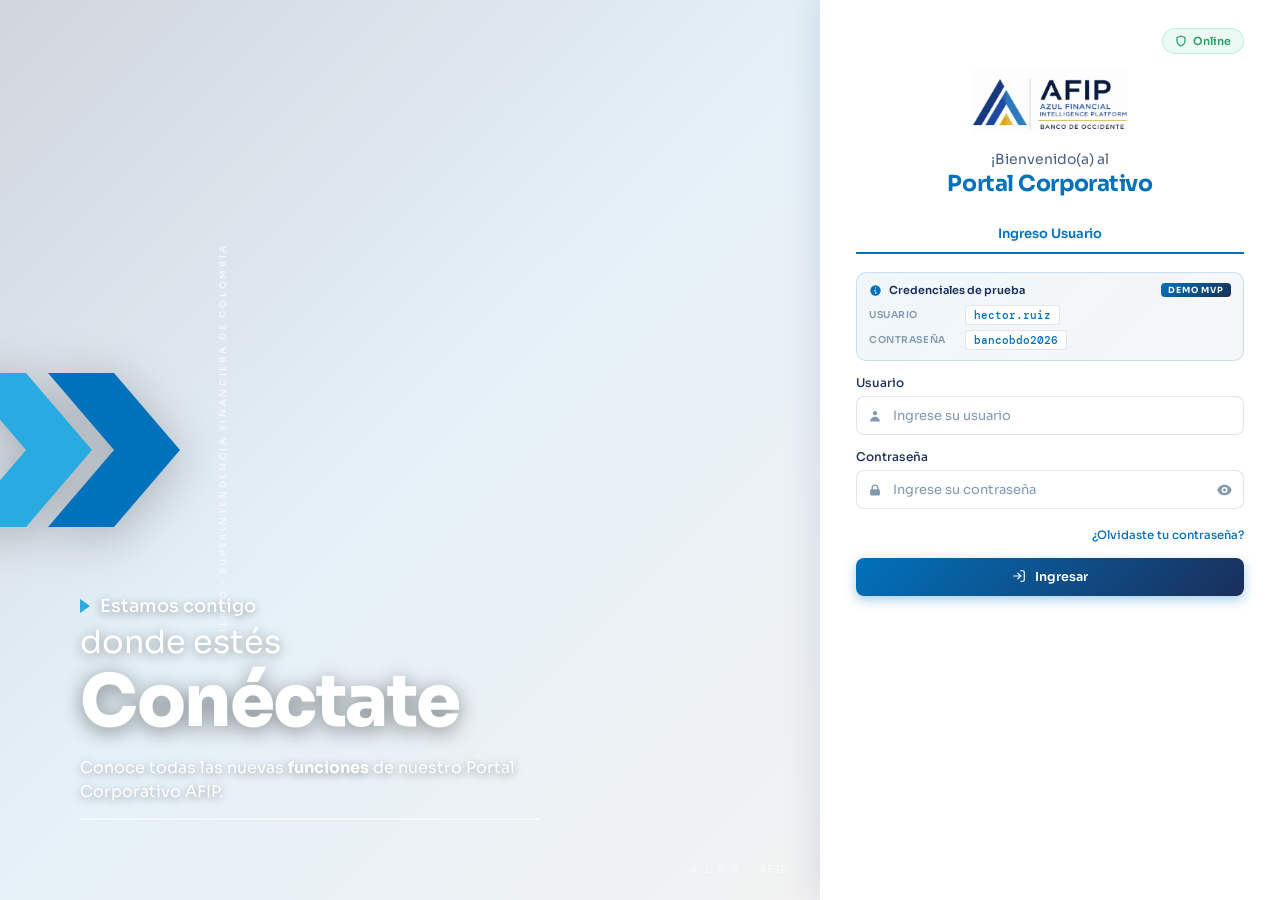
<file: login.html>
<!DOCTYPE html>
<html lang="es">
<head>
  <meta charset="UTF-8">
  <meta name="viewport" content="width=device-width, initial-scale=1.0">
  <title>AFIP — Banco de Occidente</title>
  <link rel="preconnect" href="https://fonts.googleapis.com">
  <link rel="preconnect" href="https://fonts.gstatic.com" crossorigin>
  <link href="https://fonts.googleapis.com/css2?family=Sora:wght@300;400;500;600;700&family=DM+Mono:wght@300;400;500&display=swap" rel="stylesheet">
  <style>
    :root {
      --navy: #1a2e5a;
      --blue-primary: #0072bc;
      --blue-light: #29abe2;
      --gold: #e8a020;
      --green: #3ecf8e;
      --red: #e05252;
      --text-primary: #1a2e5a;
      --text-secondary: #4a6080;
      --text-muted: #8099b0;
      --border: rgba(26,46,90,0.12);
    }

    * { box-sizing: border-box; margin: 0; padding: 0; }

    html, body {
      height: 100%;
      font-family: 'Sora', sans-serif;
      color: var(--text-primary);
      overflow: hidden;
    }

    body {
      display: flex;
      min-height: 100vh;
      background: #ffffff;
    }

    /* ═══════════════════════════════════════════════════════
       PANEL IZQUIERDO - Imagen + mensaje promocional
       ═══════════════════════════════════════════════════════ */
    .left-panel {
      flex: 1;
      position: relative;
      overflow: hidden;
      min-height: 100vh;
      background-image: url('https://images.unsplash.com/photo-1486406146926-c627a92ad1ab?ixlib=rb-4.0.3&auto=format&fit=crop&w=2000&q=80');
      background-size: cover;
      background-position: center;
    }

    /* Overlay sutil para legibilidad sin tapar la imagen */
    .left-panel::before {
      content: '';
      position: absolute;
      inset: 0;
      background: linear-gradient(135deg, rgba(26,46,90,0.20) 0%, rgba(0,114,188,0.10) 50%, rgba(0,0,0,0.05) 100%);
      z-index: 1;
    }

    /* Decoración: chevron azul lateral */
    .chevron-decor {
      position: absolute;
      top: 50%;
      left: -40px;
      transform: translateY(-50%);
      width: 220px;
      height: 220px;
      z-index: 2;
      pointer-events: none;
    }

    .chevron-decor svg {
      width: 100%;
      height: 100%;
      filter: drop-shadow(0 8px 24px rgba(0,0,0,0.25));
    }

    /* Texto promocional */
    .promo-text {
      position: absolute;
      bottom: 80px;
      left: 80px;
      right: 80px;
      z-index: 3;
      color: #ffffff;
      max-width: 540px;
    }

    .promo-pretitle {
      display: flex;
      align-items: center;
      gap: 10px;
      font-size: 18px;
      font-weight: 500;
      margin-bottom: 8px;
      text-shadow: 0 2px 8px rgba(0,0,0,0.4);
    }

    .promo-pretitle::before {
      content: '';
      width: 0;
      height: 0;
      border-left: 10px solid #29abe2;
      border-top: 7px solid transparent;
      border-bottom: 7px solid transparent;
    }

    .promo-title-1 {
      font-size: 32px;
      font-weight: 400;
      line-height: 1.1;
      margin-bottom: 6px;
      text-shadow: 0 2px 12px rgba(0,0,0,0.4);
      color: #ffffff;
    }

    .promo-title-big {
      font-size: 72px;
      font-weight: 800;
      line-height: 1;
      letter-spacing: -0.02em;
      margin-bottom: 18px;
      text-shadow: 0 4px 20px rgba(0,0,0,0.45);
      color: #ffffff;
    }

    .promo-desc {
      font-size: 16px;
      line-height: 1.5;
      max-width: 460px;
      text-shadow: 0 2px 8px rgba(0,0,0,0.4);
      padding-bottom: 14px;
      border-bottom: 2px solid rgba(255,255,255,0.5);
    }

    .promo-desc strong {
      font-weight: 700;
    }

    /* Sello "VIGILADO" lateral */
    .vigilado-seal {
      position: absolute;
      left: 16px;
      top: 50%;
      transform: translateY(-50%) rotate(-90deg);
      transform-origin: center;
      font-size: 9px;
      font-weight: 600;
      letter-spacing: 0.3em;
      color: rgba(255,255,255,0.7);
      z-index: 3;
      white-space: nowrap;
    }

    /* Versión inferior derecha */
    .version-tag {
      position: absolute;
      bottom: 24px;
      right: 32px;
      font-size: 11px;
      color: rgba(255,255,255,0.65);
      font-family: 'DM Mono', monospace;
      z-index: 3;
    }

    /* ═══════════════════════════════════════════════════════
       PANEL DERECHO - Formulario
       ═══════════════════════════════════════════════════════ */
    .right-panel {
      width: 460px;
      background: #ffffff;
      display: flex;
      flex-direction: column;
      padding: 28px 36px;
      position: relative;
      overflow-y: auto;
      box-shadow: -8px 0 30px rgba(26,46,90,0.10);
    }

    /* Top right: chip de seguridad */
    .security-chip {
      align-self: flex-end;
      display: inline-flex;
      align-items: center;
      gap: 6px;
      background: rgba(62,207,142,0.1);
      border: 1px solid rgba(62,207,142,0.25);
      padding: 5px 12px;
      border-radius: 16px;
      font-size: 11px;
      font-weight: 600;
      color: #2a9d6c;
      margin-bottom: 16px;
    }

    .security-chip svg {
      width: 12px;
      height: 12px;
      color: #2a9d6c;
    }

    /* Logo AFIP centrado */
    .logo-block {
      display: flex;
      flex-direction: column;
      align-items: center;
      margin-bottom: 16px;
    }

    .logo-img {
      height: 64px;
      width: auto;
      display: block;
    }

    /* Bienvenida */
    .welcome {
      text-align: center;
      margin-bottom: 18px;
    }

    .welcome-greeting {
      font-size: 14px;
      color: var(--text-secondary);
      font-weight: 400;
    }

    .welcome-portal {
      font-size: 22px;
      font-weight: 700;
      color: var(--blue-primary);
      letter-spacing: -0.02em;
      margin-top: 2px;
    }

    /* Tabs */
    .tabs {
      display: flex;
      border-bottom: 1px solid var(--border);
      margin-bottom: 18px;
    }

    .tab {
      flex: 1;
      text-align: center;
      padding: 10px 0;
      font-size: 13px;
      font-weight: 600;
      color: var(--text-muted);
      cursor: pointer;
      border-bottom: 2px solid transparent;
      transition: all 0.18s ease;
      margin-bottom: -1px;
    }

    .tab.active {
      color: var(--blue-primary);
      border-bottom-color: var(--blue-primary);
    }

    .tab:hover:not(.active) {
      color: var(--text-secondary);
    }

    /* Credenciales demo */
    .cred-hint {
      background: linear-gradient(135deg, rgba(0,114,188,0.06) 0%, rgba(26,46,90,0.04) 100%);
      border: 1px solid rgba(0,114,188,0.18);
      border-radius: 10px;
      padding: 10px 12px;
      margin-bottom: 14px;
      font-size: 11px;
      color: var(--text-secondary);
    }

    .cred-hint-header {
      display: flex;
      align-items: center;
      gap: 7px;
      margin-bottom: 8px;
    }

    .cred-hint-header svg {
      color: var(--blue-primary);
      flex-shrink: 0;
    }

    .cred-hint-header strong {
      font-size: 11px;
      font-weight: 600;
      color: var(--text-primary);
    }

    .cred-hint-tag {
      margin-left: auto;
      background: linear-gradient(135deg, var(--blue-primary) 0%, var(--navy) 100%);
      color: #fff;
      font-size: 8.5px;
      font-weight: 700;
      letter-spacing: 0.1em;
      padding: 2px 7px;
      border-radius: 4px;
    }

    .cred-hint-rows {
      display: flex;
      flex-direction: column;
      gap: 5px;
    }

    .cred-hint-row {
      display: flex;
      align-items: center;
      gap: 8px;
    }

    .cred-hint-label {
      font-size: 9.5px;
      font-weight: 600;
      color: var(--text-muted);
      text-transform: uppercase;
      letter-spacing: 0.06em;
      width: 88px;
      flex-shrink: 0;
    }

    .cred-hint code {
      font-family: 'DM Mono', monospace;
      background: #fff;
      border: 1px solid var(--border);
      padding: 2px 8px;
      border-radius: 4px;
      font-size: 11px;
      color: var(--blue-primary);
      font-weight: 500;
    }

    /* Form */
    .form-group {
      margin-bottom: 14px;
    }

    .form-label {
      display: block;
      font-size: 12px;
      font-weight: 500;
      color: var(--text-primary);
      margin-bottom: 6px;
    }

    .input-wrap {
      position: relative;
      display: flex;
      align-items: center;
    }

    .input-icon {
      position: absolute;
      left: 12px;
      top: 50%;
      transform: translateY(-50%);
      color: var(--text-muted);
      pointer-events: none;
      display: flex;
    }

    .form-input {
      width: 100%;
      font-family: 'Sora', sans-serif;
      font-size: 13px;
      color: var(--text-primary);
      padding: 10px 14px 10px 36px;
      border: 1px solid var(--border);
      border-radius: 8px;
      outline: none;
      transition: all 0.18s ease;
      background: #fff;
    }

    .form-input::placeholder {
      color: var(--text-muted);
    }

    .form-input:focus {
      border-color: var(--blue-primary);
      box-shadow: 0 0 0 3px rgba(0,114,188,0.12);
    }

    .form-input.error {
      border-color: var(--red);
      box-shadow: 0 0 0 3px rgba(224,82,82,0.1);
    }

    .toggle-pass {
      position: absolute;
      right: 12px;
      top: 50%;
      transform: translateY(-50%);
      color: var(--text-muted);
      cursor: pointer;
      display: flex;
      transition: color 0.18s;
    }

    .toggle-pass:hover {
      color: var(--blue-primary);
    }

    /* Forgot password link */
    .forgot-link {
      text-align: right;
      margin-bottom: 14px;
    }

    .forgot-link a {
      font-size: 11.5px;
      color: var(--blue-primary);
      text-decoration: none;
      font-weight: 500;
    }

    .forgot-link a:hover {
      text-decoration: underline;
    }

    /* Error message */
    .error-msg {
      display: none;
      align-items: center;
      gap: 8px;
      background: rgba(224,82,82,0.08);
      border: 1px solid rgba(224,82,82,0.25);
      color: var(--red);
      padding: 8px 12px;
      border-radius: 8px;
      font-size: 12px;
      margin-bottom: 12px;
    }

    .error-msg.show {
      display: flex;
    }

    /* Botones inferiores */
    .button-row {
      display: flex;
      gap: 8px;
      margin-top: 8px;
    }

    .btn-secondary-action {
      flex: 1;
      display: inline-flex;
      align-items: center;
      justify-content: center;
      gap: 6px;
      padding: 11px 14px;
      background: #fff;
      color: var(--blue-primary);
      border: 1px solid var(--border);
      border-radius: 8px;
      font-family: 'Sora', sans-serif;
      font-size: 12.5px;
      font-weight: 600;
      cursor: pointer;
      transition: all 0.18s ease;
    }

    .btn-secondary-action:hover {
      background: rgba(0,114,188,0.05);
      border-color: var(--blue-primary);
    }

    .btn-secondary-action svg {
      width: 14px;
      height: 14px;
    }

    .btn-login {
      flex: 1;
      position: relative;
      display: inline-flex;
      align-items: center;
      justify-content: center;
      gap: 8px;
      padding: 11px 14px;
      background: linear-gradient(135deg, var(--blue-primary) 0%, var(--navy) 100%);
      color: #fff;
      border: none;
      border-radius: 8px;
      font-family: 'Sora', sans-serif;
      font-size: 12.5px;
      font-weight: 600;
      cursor: pointer;
      transition: all 0.2s ease;
      box-shadow: 0 4px 12px rgba(0,114,188,0.35);
      overflow: hidden;
    }

    .btn-login:hover:not(.loading) {
      transform: translateY(-1px);
      box-shadow: 0 8px 18px rgba(0,114,188,0.45);
    }

    .btn-login svg {
      width: 14px;
      height: 14px;
    }

    .btn-login.loading .btn-text { opacity: 0; }
    .btn-login.loading .spinner { opacity: 1; }

    .btn-text { transition: opacity 0.2s; }

    .spinner {
      position: absolute;
      inset: 0;
      display: flex;
      align-items: center;
      justify-content: center;
      opacity: 0;
      transition: opacity 0.2s;
    }

    .spinner-ring {
      width: 16px;
      height: 16px;
      border: 2px solid rgba(255,255,255,0.3);
      border-top-color: #fff;
      border-radius: 50%;
      animation: spin 0.7s linear infinite;
    }

    @keyframes spin {
      to { transform: rotate(360deg); }
    }

    /* RESPONSIVE */
    @media (max-width: 900px) {
      body {
        flex-direction: column;
        overflow-y: auto;
      }

      html, body {
        overflow-y: auto;
        height: auto;
      }

      .left-panel {
        min-height: 220px;
        max-height: 260px;
      }

      .promo-text {
        bottom: 30px;
        left: 30px;
        right: 30px;
      }

      .promo-title-big { font-size: 38px; }
      .promo-title-1 { font-size: 20px; }
      .promo-desc { font-size: 13px; }
      .vigilado-seal { display: none; }
      .chevron-decor { width: 120px; height: 120px; left: -30px; }

      .right-panel {
        width: 100%;
        padding: 22px 24px 32px;
        box-shadow: none;
      }

      .logo-img { height: 54px; }
    }

    @media (max-width: 480px) {
      .promo-title-big { font-size: 30px; }
      .promo-title-1 { font-size: 16px; }
      .promo-desc { font-size: 12px; }
      .button-row { flex-direction: column; }
    }
  </style>
</head>
<body>

  <!-- ═══ PANEL IZQUIERDO ═══ -->
  <div class="left-panel">
    <!-- Chevron decorativo -->
    <div class="chevron-decor">
      <svg viewBox="0 0 100 100" xmlns="http://www.w3.org/2000/svg">
        <polygon points="0,15 30,15 60,50 30,85 0,85 30,50" fill="#29abe2"/>
        <polygon points="40,15 70,15 100,50 70,85 40,85 70,50" fill="#0072bc"/>
      </svg>
    </div>

    <!-- Sello vigilado -->
    <div class="vigilado-seal">VIGILADO · SUPERINTENDENCIA FINANCIERA DE COLOMBIA</div>

    <!-- Texto promocional -->
    <div class="promo-text">
      <div class="promo-pretitle">Estamos contigo</div>
      <div class="promo-title-1">donde estés</div>
      <div class="promo-title-big">Conéctate</div>
      <div class="promo-desc">
        Conoce todas las nuevas <strong>funciones</strong> de nuestro Portal Corporativo AFIP.
      </div>
    </div>

    <!-- Versión -->
    <div class="version-tag">v.1.0.0 · AFIP</div>
  </div>

  <!-- ═══ PANEL DERECHO ═══ -->
  <div class="right-panel">

    <!-- Chip seguridad -->
    <div class="security-chip">
      <svg viewBox="0 0 24 24" fill="none" stroke="currentColor" stroke-width="2.5" stroke-linecap="round" stroke-linejoin="round">
        <path d="M12 22s8-4 8-10V5l-8-3-8 3v7c0 6 8 10 8 10z"></path>
      </svg>
      Online
    </div>

    <!-- Logo AFIP -->
    <div class="logo-block">
      <img src="assets/img/logo-afip.png" alt="AFIP - Azul Financial Intelligence Platform | Banco de Occidente" class="logo-img">
    </div>

    <!-- Bienvenida -->
    <div class="welcome">
      <div class="welcome-greeting">¡Bienvenido(a) al</div>
      <div class="welcome-portal">Portal Corporativo</div>
    </div>

    <!-- Tabs -->
    <div class="tabs">
      <div class="tab active">Ingreso Usuario</div>
    </div>

    <!-- Credenciales demo -->
    <div class="cred-hint">
      <div class="cred-hint-header">
        <svg width="13" height="13" viewBox="0 0 20 20" fill="currentColor">
          <path fill-rule="evenodd" d="M18 10a8 8 0 11-16 0 8 8 0 0116 0zm-7-4a1 1 0 11-2 0 1 1 0 012 0zM9 9a1 1 0 000 2v3a1 1 0 001 1h1a1 1 0 100-2h-1V9z" clip-rule="evenodd"/>
        </svg>
        <strong>Credenciales de prueba</strong>
        <span class="cred-hint-tag">DEMO MVP</span>
      </div>
      <div class="cred-hint-rows">
        <div class="cred-hint-row">
          <span class="cred-hint-label">Usuario</span>
          <code>hector.ruiz</code>
        </div>
        <div class="cred-hint-row">
          <span class="cred-hint-label">Contraseña</span>
          <code>bancobdo2026</code>
        </div>
      </div>
    </div>

    <!-- Mensaje de error -->
    <div class="error-msg" id="error-msg">
      <svg width="14" height="14" viewBox="0 0 20 20" fill="currentColor">
        <path fill-rule="evenodd" d="M18 10a8 8 0 11-16 0 8 8 0 0116 0zm-8-3a1 1 0 00-.867.5 1 1 0 11-1.731-1A3 3 0 0113 8a3.001 3.001 0 01-2 2.83V11a1 1 0 11-2 0v-1a1 1 0 011-1 1 1 0 100-2zm0 8a1 1 0 100-2 1 1 0 000 2z" clip-rule="evenodd"/>
      </svg>
      <span id="error-text">Usuario o contraseña incorrectos.</span>
    </div>

    <!-- Form -->
    <form id="login-form" onsubmit="handleLogin(event)">
      <div class="form-group">
        <label class="form-label" for="username">Usuario</label>
        <div class="input-wrap">
          <span class="input-icon">
            <svg width="14" height="14" viewBox="0 0 20 20" fill="currentColor"><path fill-rule="evenodd" d="M10 9a3 3 0 100-6 3 3 0 000 6zm-7 9a7 7 0 1114 0H3z"/></svg>
          </span>
          <input class="form-input" id="username" type="text" placeholder="Ingrese su usuario" autocomplete="username" spellcheck="false">
        </div>
      </div>

      <div class="form-group">
        <label class="form-label" for="password">Contraseña</label>
        <div class="input-wrap">
          <span class="input-icon">
            <svg width="14" height="14" viewBox="0 0 20 20" fill="currentColor"><path fill-rule="evenodd" d="M5 9V7a5 5 0 0110 0v2a2 2 0 012 2v5a2 2 0 01-2 2H5a2 2 0 01-2-2v-5a2 2 0 012-2zm8-2v2H7V7a3 3 0 016 0z"/></svg>
          </span>
          <input class="form-input" id="password" type="password" placeholder="Ingrese su contraseña" autocomplete="current-password">
          <span class="toggle-pass" id="toggle-pass" onclick="togglePassword()">
            <svg id="eye-icon" width="15" height="15" viewBox="0 0 20 20" fill="currentColor">
              <path d="M10 12a2 2 0 100-4 2 2 0 000 4z"/>
              <path fill-rule="evenodd" d="M.458 10C1.732 5.943 5.522 3 10 3s8.268 2.943 9.542 7c-1.274 4.057-5.064 7-9.542 7S1.732 14.057.458 10zM14 10a4 4 0 11-8 0 4 4 0 018 0z"/>
            </svg>
          </span>
        </div>
      </div>

      <div class="forgot-link">
        <a onclick="alert('Recuperación de contraseña: contacte soporte@bancobdo.com')">¿Olvidaste tu contraseña?</a>
      </div>

      <div class="button-row">
        <button class="btn-login" type="submit" id="btn-login">
          <span class="btn-text">
            <svg viewBox="0 0 24 24" fill="none" stroke="currentColor" stroke-width="2" stroke-linecap="round" stroke-linejoin="round" style="margin-right:6px;vertical-align:-2px">
              <path d="M15 3h4a2 2 0 0 1 2 2v14a2 2 0 0 1-2 2h-4"></path>
              <polyline points="10 17 15 12 10 7"></polyline>
              <line x1="15" y1="12" x2="3" y2="12"></line>
            </svg>
            Ingresar
          </span>
          <span class="spinner"><span class="spinner-ring"></span></span>
        </button>
      </div>
    </form>

  </div>

  <script>
    // ── CREDENCIALES HARDCODEADAS (MVP) ──────────────────────
    const USERS = [
      {
        username: 'hector.ruiz',
        password: 'bancobdo2026',
        displayName: 'Hector Ruiz',
        role: 'Director de Proyectos'
      }
    ];

    function handleLogin(e) {
      e.preventDefault();
      const username = document.getElementById('username').value.trim();
      const password = document.getElementById('password').value;
      const btn      = document.getElementById('btn-login');
      const errorDiv = document.getElementById('error-msg');
      const errorTxt = document.getElementById('error-text');

      // Clear errors
      errorDiv.classList.remove('show');
      document.getElementById('username').classList.remove('error');
      document.getElementById('password').classList.remove('error');

      // Validation
      if (!username || !password) {
        errorTxt.textContent = 'Por favor complete todos los campos.';
        errorDiv.classList.add('show');
        if (!username) document.getElementById('username').classList.add('error');
        if (!password) document.getElementById('password').classList.add('error');
        return;
      }

      // Loading state
      btn.classList.add('loading');

      setTimeout(() => {
        const user = USERS.find(u => u.username === username && u.password === password);

        if (user) {
          sessionStorage.setItem('bdo_user', JSON.stringify(user));
          window.location.href = 'index.html';
        } else {
          btn.classList.remove('loading');
          errorTxt.textContent = 'Usuario o contraseña incorrectos.';
          errorDiv.classList.add('show');
          document.getElementById('username').classList.add('error');
          document.getElementById('password').classList.add('error');

          // Shake animation
          const panel = document.querySelector('.right-panel');
          panel.style.animation = 'shake 0.4s ease';
          panel.addEventListener('animationend', () => {
            panel.style.animation = '';
          }, { once: true });
        }
      }, 900);
    }

    function togglePassword() {
      const input = document.getElementById('password');
      const icon  = document.getElementById('eye-icon');
      const isHidden = input.type === 'password';
      input.type = isHidden ? 'text' : 'password';
      icon.innerHTML = isHidden
        ? `<path fill-rule="evenodd" d="M3.707 2.293a1 1 0 00-1.414 1.414l14 14a1 1 0 001.414-1.414l-1.473-1.473A10.014 10.014 0 0019.542 10C18.268 5.943 14.478 3 10 3a9.958 9.958 0 00-4.512 1.074l-1.78-1.781zm4.261 4.26l1.514 1.515a2.003 2.003 0 012.45 2.45l1.514 1.514a4 4 0 00-5.478-5.478z" clip-rule="evenodd"/><path d="M12.454 16.697L9.75 13.992a4 4 0 01-3.742-3.741L2.335 6.578A9.98 9.98 0 00.458 10c1.274 4.057 5.065 7 9.542 7 .847 0 1.669-.105 2.454-.303z"/>`
        : `<path d="M10 12a2 2 0 100-4 2 2 0 000 4z"/><path fill-rule="evenodd" d="M.458 10C1.732 5.943 5.522 3 10 3s8.268 2.943 9.542 7c-1.274 4.057-5.064 7-9.542 7S1.732 14.057.458 10zM14 10a4 4 0 11-8 0 4 4 0 018 0z" clip-rule="evenodd"/>`;
    }

    // Shake keyframe
    const style = document.createElement('style');
    style.textContent = `@keyframes shake {
      0%,100% { transform: translateX(0); }
      20%      { transform: translateX(-6px); }
      40%      { transform: translateX(6px); }
      60%      { transform: translateX(-4px); }
      80%      { transform: translateX(4px); }
    }`;
    document.head.appendChild(style);

    // Enter key on any field submits
    document.getElementById('username').addEventListener('keydown', e => { if(e.key==='Enter') document.getElementById('password').focus(); });
    document.getElementById('password').addEventListener('keydown', e => { if(e.key==='Enter') document.getElementById('login-form').requestSubmit(); });
  </script>

</body>
</html>
</file>
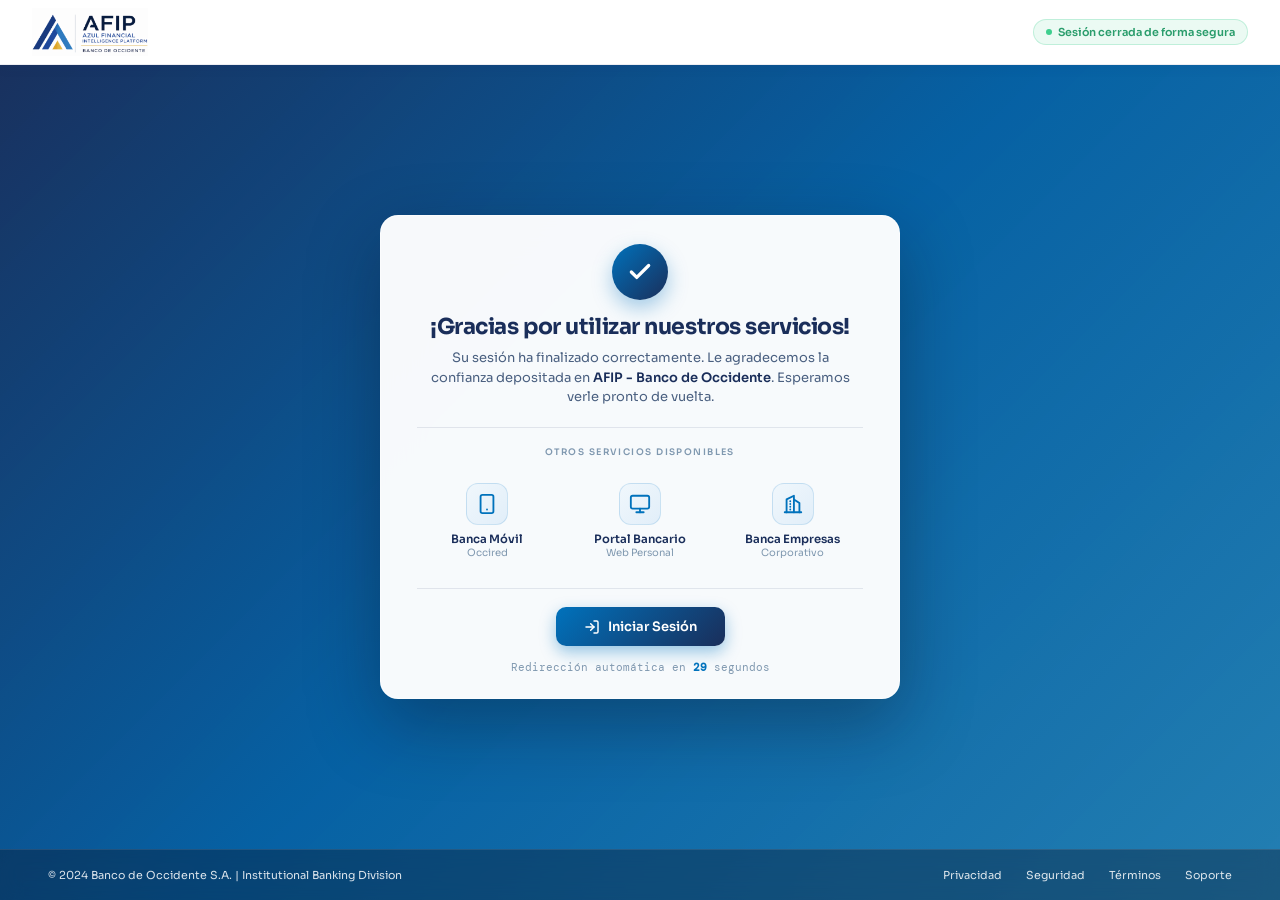
<file: logout.html>
<!DOCTYPE html>
<html lang="es">
<head>
  <meta charset="UTF-8">
  <meta name="viewport" content="width=device-width, initial-scale=1.0">
  <title>Sesión Finalizada - AFIP | Banco de Occidente</title>
  <link href="https://fonts.googleapis.com/css2?family=Sora:wght@300;400;500;600;700&family=DM+Mono:wght@300;400;500&display=swap" rel="stylesheet">
  <style>
    * { box-sizing: border-box; margin: 0; padding: 0; }

    :root {
      --navy: #1a2e5a;
      --navy-light: #29abe2;
      --blue-primary: #0072bc;
      --blue-dark: #1a2e5a;
      --text-primary: #1a2e5a;
      --text-secondary: #4a6080;
      --text-muted: #8099b0;
      --bg-light: #f4f6f9;
      --border: rgba(26, 46, 90, 0.1);
      --gold: #e8a020;
    }

    html, body {
      height: 100%;
      font-family: 'Sora', sans-serif;
      color: var(--text-primary);
      overflow-x: hidden;
    }

    body {
      min-height: 100vh;
      position: relative;
      display: flex;
      flex-direction: column;
      background-color: #1a2e5a;
    }

    /* IMAGEN DE FONDO - Servicios bancarios / Profesional con laptop */
    .bg-image {
      position: fixed;
      top: 0;
      left: 0;
      width: 100%;
      height: 100%;
      background-image: url('https://images.unsplash.com/photo-1554224155-6726b3ff858f?ixlib=rb-4.0.3&auto=format&fit=crop&w=2000&q=80');
      background-size: cover;
      background-position: center;
      background-repeat: no-repeat;
      z-index: 0;
    }

    /* Overlay azul para legibilidad */
    .bg-overlay {
      position: fixed;
      top: 0;
      left: 0;
      width: 100%;
      height: 100%;
      background: linear-gradient(135deg, rgba(26, 46, 90, 0.85) 0%, rgba(0, 114, 188, 0.75) 50%, rgba(41, 171, 226, 0.65) 100%);
      z-index: 1;
    }

    /* HEADER */
    .header {
      position: relative;
      z-index: 10;
      width: 100%;
      padding: 8px 32px;
      display: flex;
      align-items: center;
      justify-content: space-between;
      background: #ffffff;
      border-bottom: 1px solid rgba(26, 46, 90, 0.08);
      box-shadow: 0 2px 12px rgba(26, 46, 90, 0.08);
      flex-shrink: 0;
    }

    .brand {
      display: flex;
      align-items: center;
    }

    .brand-logo-img {
      height: 48px;
      width: auto;
      display: block;
    }

    .header-right {
      display: flex;
      align-items: center;
      gap: 16px;
    }

    .status-chip {
      display: inline-flex;
      align-items: center;
      gap: 6px;
      background: rgba(62, 207, 142, 0.1);
      border: 1px solid rgba(62, 207, 142, 0.25);
      padding: 5px 12px;
      border-radius: 16px;
      font-size: 11px;
      font-weight: 600;
      color: #2a9d6c;
    }

    .status-dot {
      width: 6px;
      height: 6px;
      background: #3ecf8e;
      border-radius: 50%;
      animation: pulse 2s ease-in-out infinite;
    }

    @keyframes pulse {
      0%, 100% { opacity: 1; transform: scale(1); }
      50% { opacity: 0.6; transform: scale(0.8); }
    }

    /* MAIN CONTAINER */
    .main {
      flex: 1;
      position: relative;
      z-index: 5;
      display: flex;
      align-items: center;
      justify-content: center;
      padding: 24px 32px;
    }

    .logout-card {
      background: rgba(255, 255, 255, 0.97);
      backdrop-filter: blur(20px);
      border: 1px solid rgba(255, 255, 255, 0.6);
      border-radius: 18px;
      padding: 28px 36px 24px;
      max-width: 520px;
      width: 100%;
      text-align: center;
      box-shadow: 0 25px 70px rgba(11, 17, 32, 0.35);
      animation: fadeUp 0.6s ease forwards;
    }

    @keyframes fadeUp {
      from { opacity: 0; transform: translateY(20px); }
      to { opacity: 1; transform: translateY(0); }
    }

    .check-icon {
      width: 56px;
      height: 56px;
      margin: 0 auto 14px;
      background: linear-gradient(135deg, #0072bc 0%, #1a2e5a 100%);
      border-radius: 50%;
      display: flex;
      align-items: center;
      justify-content: center;
      box-shadow: 0 8px 20px rgba(0, 114, 188, 0.35);
      animation: scaleIn 0.5s ease 0.2s both;
    }

    @keyframes scaleIn {
      from { transform: scale(0); opacity: 0; }
      to { transform: scale(1); opacity: 1; }
    }

    .check-icon svg {
      width: 26px;
      height: 26px;
      color: #fff;
    }

    .title {
      font-size: 22px;
      font-weight: 700;
      color: var(--navy);
      letter-spacing: -0.02em;
      margin-bottom: 8px;
      line-height: 1.2;
    }

    .subtitle {
      font-size: 13px;
      color: var(--text-secondary);
      line-height: 1.5;
      max-width: 420px;
      margin: 0 auto 20px;
    }

    .subtitle strong {
      color: var(--navy);
      font-weight: 600;
    }

    /* SERVICIOS */
    .services-section {
      margin: 20px 0 18px;
      padding: 18px 0;
      border-top: 1px solid var(--border);
      border-bottom: 1px solid var(--border);
    }

    .services-label {
      font-size: 9px;
      font-weight: 600;
      letter-spacing: 0.16em;
      text-transform: uppercase;
      color: var(--text-muted);
      margin-bottom: 14px;
    }

    .services-grid {
      display: grid;
      grid-template-columns: repeat(3, 1fr);
      gap: 12px;
    }

    .service-item {
      display: flex;
      flex-direction: column;
      align-items: center;
      gap: 8px;
      padding: 10px 8px;
      border-radius: 12px;
      cursor: pointer;
      transition: all 0.25s ease;
      background: transparent;
      border: 1px solid transparent;
    }

    .service-item:hover {
      background: rgba(0, 114, 188, 0.04);
      border-color: rgba(0, 114, 188, 0.15);
      transform: translateY(-3px);
    }

    .service-icon {
      width: 42px;
      height: 42px;
      border-radius: 12px;
      background: linear-gradient(135deg, #f0f7fc 0%, #e1eef9 100%);
      border: 1px solid rgba(0, 114, 188, 0.15);
      display: flex;
      align-items: center;
      justify-content: center;
      transition: all 0.25s ease;
    }

    .service-item:hover .service-icon {
      background: linear-gradient(135deg, #0072bc 0%, #1a2e5a 100%);
      border-color: transparent;
      box-shadow: 0 8px 20px rgba(0, 114, 188, 0.3);
    }

    .service-icon svg {
      width: 22px;
      height: 22px;
      color: var(--blue-primary);
      transition: color 0.25s ease;
    }

    .service-item:hover .service-icon svg {
      color: #fff;
    }

    .service-name {
      font-size: 11.5px;
      font-weight: 600;
      color: var(--navy);
      line-height: 1.2;
    }

    .service-desc {
      font-size: 10px;
      color: var(--text-muted);
      line-height: 1.3;
    }

    /* BUTTON */
    .login-btn {
      display: inline-flex;
      align-items: center;
      gap: 8px;
      background: linear-gradient(135deg, #0072bc 0%, #1a2e5a 100%);
      color: #fff;
      font-family: 'Sora', sans-serif;
      font-size: 13px;
      font-weight: 600;
      padding: 11px 28px;
      border: none;
      border-radius: 10px;
      cursor: pointer;
      transition: all 0.2s ease;
      box-shadow: 0 6px 16px rgba(0, 114, 188, 0.4);
      text-decoration: none;
    }

    .login-btn:hover {
      transform: translateY(-2px);
      box-shadow: 0 12px 28px rgba(0, 114, 188, 0.55);
      background: linear-gradient(135deg, #0080d1 0%, #1f3568 100%);
    }

    .login-btn:active {
      transform: translateY(0);
    }

    .login-btn svg {
      width: 16px;
      height: 16px;
    }

    .timer-text {
      margin-top: 14px;
      font-size: 11px;
      color: var(--text-muted);
      font-family: 'DM Mono', monospace;
    }

    .timer-text strong {
      color: var(--blue-primary);
      font-weight: 600;
    }

    /* FOOTER */
    .footer {
      position: relative;
      z-index: 10;
      padding: 18px 48px;
      display: flex;
      justify-content: space-between;
      align-items: center;
      font-size: 11px;
      color: rgba(255, 255, 255, 0.85);
      background: rgba(11, 17, 32, 0.35);
      backdrop-filter: blur(10px);
      border-top: 1px solid rgba(255, 255, 255, 0.1);
    }

    .footer-links {
      display: flex;
      gap: 24px;
    }

    .footer-links a {
      color: rgba(255, 255, 255, 0.85);
      text-decoration: none;
      transition: color 0.2s;
    }

    .footer-links a:hover {
      color: #fff;
    }

    /* RESPONSIVE */
    @media (max-width: 768px) {
      .header { padding: 12px 20px; }
      .brand-logo-img { height: 60px; }
      .header-right .status-chip { display: none; }
      .main { padding: 20px 16px; }
      .logout-card { padding: 36px 24px; }
      .title { font-size: 26px; }
      .subtitle { font-size: 13px; margin-bottom: 28px; }
      .services-grid {
        grid-template-columns: 1fr;
        gap: 12px;
      }
      .service-item {
        flex-direction: row;
        text-align: left;
        padding: 14px 16px;
        gap: 16px;
        border: 1px solid var(--border);
      }
      .service-item > div:last-child {
        text-align: left;
        flex: 1;
      }
      .footer {
        flex-direction: column;
        gap: 10px;
        padding: 16px 20px;
        text-align: center;
      }
      .footer-links { flex-wrap: wrap; justify-content: center; gap: 14px; }
    }

    @media (max-width: 480px) {
      .check-icon { width: 64px; height: 64px; }
      .check-icon svg { width: 30px; height: 30px; }
      .login-btn { width: 100%; justify-content: center; padding: 14px 24px; }
      .brand-logo-img { height: 50px; }
    }
  </style>
</head>
<body>

  <!-- FONDO -->
  <div class="bg-image"></div>
  <div class="bg-overlay"></div>

  <!-- HEADER -->
  <header class="header">
    <div class="brand">
      <img src="assets/img/logo-afip.png" alt="AFIP - Azul Financial Intelligence Platform | Banco de Occidente" class="brand-logo-img">
    </div>
    <div class="header-right">
      <div class="status-chip">
        <span class="status-dot"></span>
        Sesión cerrada de forma segura
      </div>
    </div>
  </header>

  <!-- MAIN -->
  <main class="main">
    <div class="logout-card">

      <!-- Icono de check -->
      <div class="check-icon">
        <svg viewBox="0 0 24 24" fill="none" stroke="currentColor" stroke-width="3" stroke-linecap="round" stroke-linejoin="round">
          <polyline points="20 6 9 17 4 12"></polyline>
        </svg>
      </div>

      <!-- Mensaje principal -->
      <h1 class="title">¡Gracias por utilizar nuestros servicios!</h1>
      <p class="subtitle">
        Su sesión ha finalizado correctamente. Le agradecemos la confianza depositada en
        <strong>AFIP - Banco de Occidente</strong>. Esperamos verle pronto de vuelta.
      </p>

      <!-- Servicios -->
      <div class="services-section">
        <div class="services-label">Otros servicios disponibles</div>
        <div class="services-grid">

          <!-- Banca Móvil Occired -->
          <div class="service-item" onclick="window.open('https://www.bancodeoccidente.com.co', '_blank')">
            <div class="service-icon">
              <svg viewBox="0 0 24 24" fill="none" stroke="currentColor" stroke-width="2" stroke-linecap="round" stroke-linejoin="round">
                <rect x="5" y="2" width="14" height="20" rx="2" ry="2"></rect>
                <line x1="12" y1="18" x2="12.01" y2="18"></line>
              </svg>
            </div>
            <div>
              <div class="service-name">Banca Móvil</div>
              <div class="service-desc">Occired</div>
            </div>
          </div>

          <!-- Portal Bancario -->
          <div class="service-item" onclick="window.open('https://www.bancodeoccidente.com.co', '_blank')">
            <div class="service-icon">
              <svg viewBox="0 0 24 24" fill="none" stroke="currentColor" stroke-width="2" stroke-linecap="round" stroke-linejoin="round">
                <rect x="2" y="3" width="20" height="14" rx="2" ry="2"></rect>
                <line x1="8" y1="21" x2="16" y2="21"></line>
                <line x1="12" y1="17" x2="12" y2="21"></line>
              </svg>
            </div>
            <div>
              <div class="service-name">Portal Bancario</div>
              <div class="service-desc">Web Personal</div>
            </div>
          </div>

          <!-- Banca Empresas -->
          <div class="service-item" onclick="window.open('https://www.bancodeoccidente.com.co', '_blank')">
            <div class="service-icon">
              <svg viewBox="0 0 24 24" fill="none" stroke="currentColor" stroke-width="2" stroke-linecap="round" stroke-linejoin="round">
                <path d="M3 21h18"></path>
                <path d="M5 21V7l8-4v18"></path>
                <path d="M19 21V11l-6-4"></path>
                <line x1="9" y1="9" x2="9" y2="9.01"></line>
                <line x1="9" y1="12" x2="9" y2="12.01"></line>
                <line x1="9" y1="15" x2="9" y2="15.01"></line>
                <line x1="9" y1="18" x2="9" y2="18.01"></line>
              </svg>
            </div>
            <div>
              <div class="service-name">Banca Empresas</div>
              <div class="service-desc">Corporativo</div>
            </div>
          </div>

        </div>
      </div>

      <!-- Botón de iniciar sesión -->
      <a href="login.html" class="login-btn">
        <svg viewBox="0 0 24 24" fill="none" stroke="currentColor" stroke-width="2.2" stroke-linecap="round" stroke-linejoin="round">
          <path d="M15 3h4a2 2 0 0 1 2 2v14a2 2 0 0 1-2 2h-4"></path>
          <polyline points="10 17 15 12 10 7"></polyline>
          <line x1="15" y1="12" x2="3" y2="12"></line>
        </svg>
        Iniciar Sesión
      </a>

      <!-- Timer redirección -->
      <div class="timer-text">
        Redirección automática en <strong id="timer">30</strong> segundos
      </div>

    </div>
  </main>

  <!-- FOOTER -->
  <footer class="footer">
    <div>© 2024 Banco de Occidente S.A. | Institutional Banking Division</div>
    <div class="footer-links">
      <a href="#">Privacidad</a>
      <a href="#">Seguridad</a>
      <a href="#">Términos</a>
      <a href="#">Soporte</a>
    </div>
  </footer>

  <script>
    // Timer de redirección automática
    let seconds = 30;
    const timerEl = document.getElementById('timer');
    const interval = setInterval(() => {
      seconds--;
      if (timerEl) timerEl.textContent = seconds;
      if (seconds <= 0) {
        clearInterval(interval);
        window.location.href = 'login.html';
      }
    }, 1000);

    // Detener timer si el usuario interactúa con la página
    document.addEventListener('click', () => {
      clearInterval(interval);
      const timerText = document.querySelector('.timer-text');
      if (timerText) timerText.style.display = 'none';
    });
  </script>

</body>
</html>
</file>
